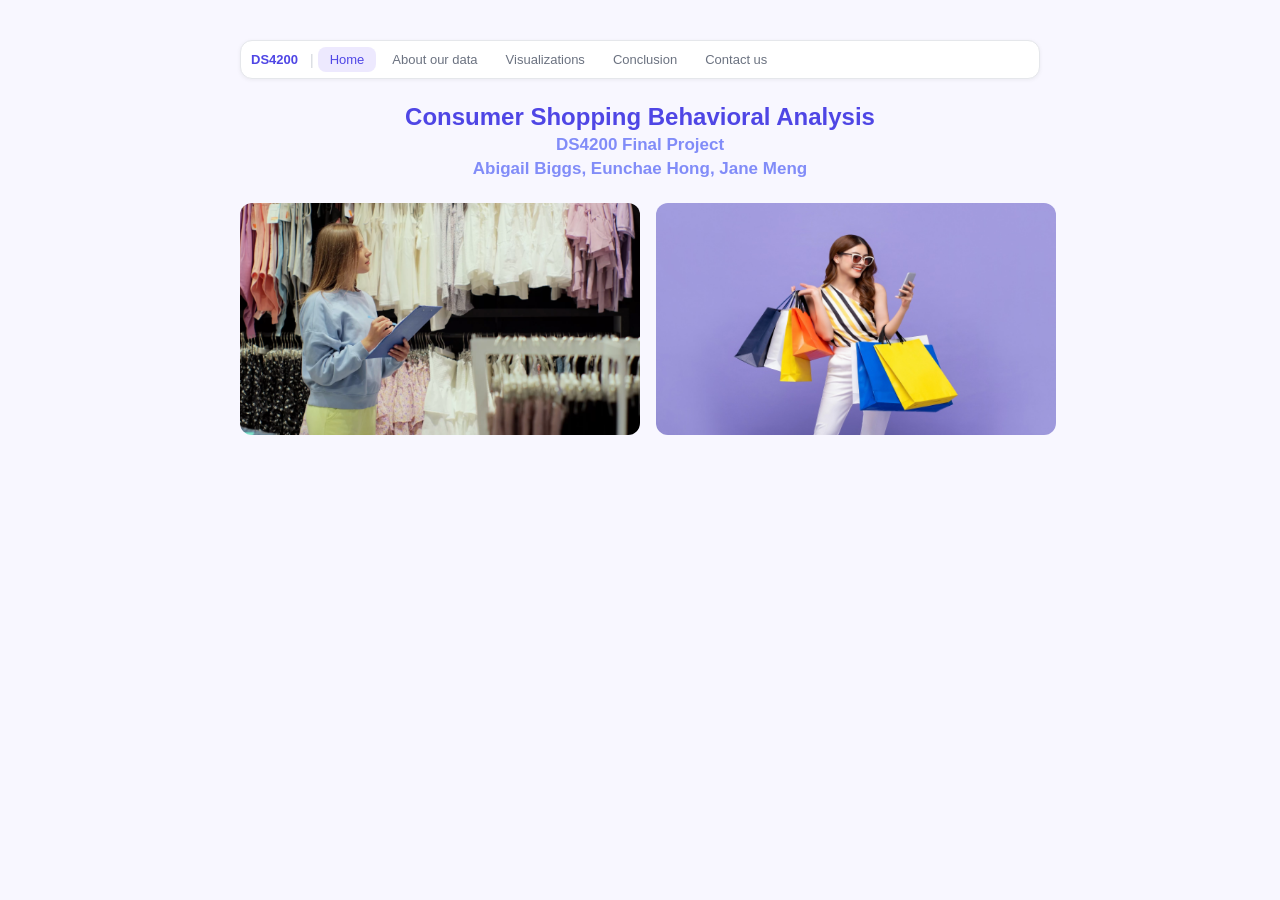
<file: index.html>
<!DOCTYPE html>
<html lang="en">
<head>
    <meta charset="UTF-8">
    <meta name="viewport" content="width=device-width, initial-scale=1.0">
    <title>Consumer Shopping Behavioral Analysis</title>
    <link rel="stylesheet" href="style.css">
    <style>
        body {
            font-family: 'Segoe UI', sans-serif;
            max-width: 800px;
            margin: 40px auto;
            padding: 0 24px;
            background: #f8f7ff;
            color: #333;
        }

        /* ── Navigation bar ── */
        .nav-bar {
            position: sticky;
            top: 0;
            z-index: 100;
            display: flex;
            align-items: center;
            gap: 4px;
            background: #ffffff;
            border: 1px solid #e5e7eb;
            border-radius: 12px;
            padding: 6px 10px;
            margin-bottom: 24px;
            box-shadow: 0 1px 4px rgba(0,0,0,0.06);
        }

        .nav-title {
            font-size: 13px;
            font-weight: 600;
            color: #4f46e5;
            margin-right: 8px;
            white-space: nowrap;
        }

        .nav-sep {
            color: #d1d5db;
            font-size: 14px;
            user-select: none;
        }

        .nav-link {
            font-size: 13px;
            font-weight: 500;
            color: #6b7280;
            text-decoration: none;
            padding: 5px 12px;
            border-radius: 8px;
            transition: background 0.15s, color 0.15s;
            white-space: nowrap;
        }

        .nav-link:hover {
            background: #f3f4f6;
            color: #111827;
            text-decoration: none;
        }

        .nav-link.active {
            background: #ede9fe;
            color: #4f46e5;
        }

        /* ── Rest of existing styles ── */
        h1 { color: #4f46e5; font-size: 24px; margin-bottom: 4px; }
        h3 { color: #818cf8; font-size: 17px; text-align: center; margin: 4px 0; }

        .btn-group {
            display: flex;
            gap: 12px;
            margin: 16px 0;
            justify-content: center;
        }

        .btn {
            background: #ede9fe;
            color: #4f46e5;
            border: none;
            padding: 12px 28px;
            border-radius: 10px;
            font-size: 15px;
            font-weight: 600;
            cursor: pointer;
            transition: background 0.2s, transform 0.1s;
            margin: 0;
        }
        .btn:hover { background: #ddd6fe; }
        .btn:active { transform: scale(0.97); }

        p, li { font-size: 15px; line-height: 1.6; }
        a { color: #6366f1; text-decoration: none; }
        a:hover { text-decoration: underline; }

        ul.A {
            background: #ede9fe;
            border-radius: 10px;
            padding: 16px 32px;
            display: inline-block;
        }
        ul.A li { color: #4f46e5; }

        img { border-radius: 12px; margin-top: 16px; max-width: 100%; }

        .image-row { display: flex; gap: 16px; margin-top: 24px; }
        .image-row img { width: 50%; object-fit: cover; margin-top: 0; }
    </style>
</head>
<body>

    <!-- Navigation bar -->
    <nav class="nav-bar">
        <span class="nav-title">DS4200</span>
        <span class="nav-sep">|</span>
        <a class="nav-link active" href="index.html">Home</a>
        <a class="nav-link" href="data_info.html">About our data</a>
        <a class="nav-link" href="data.html">Visualizations</a>
        <a class="nav-link" href="conclusion.html">Conclusion</a>
        <a class="nav-link" href="about.html">Contact us</a>
    </nav>

    <h1>Consumer Shopping Behavioral Analysis</h1>
    <h3>DS4200 Final Project</h3>
    <h3>Abigail Biggs, Eunchae Hong, Jane Meng</h3>

    <div class="image-row">
        <img src="shopping_image1.png" alt="Shopping image 1">
        <img src="shopping_image2.png" alt="Shopping image 2">
    </div>


</body>
</html>
</file>
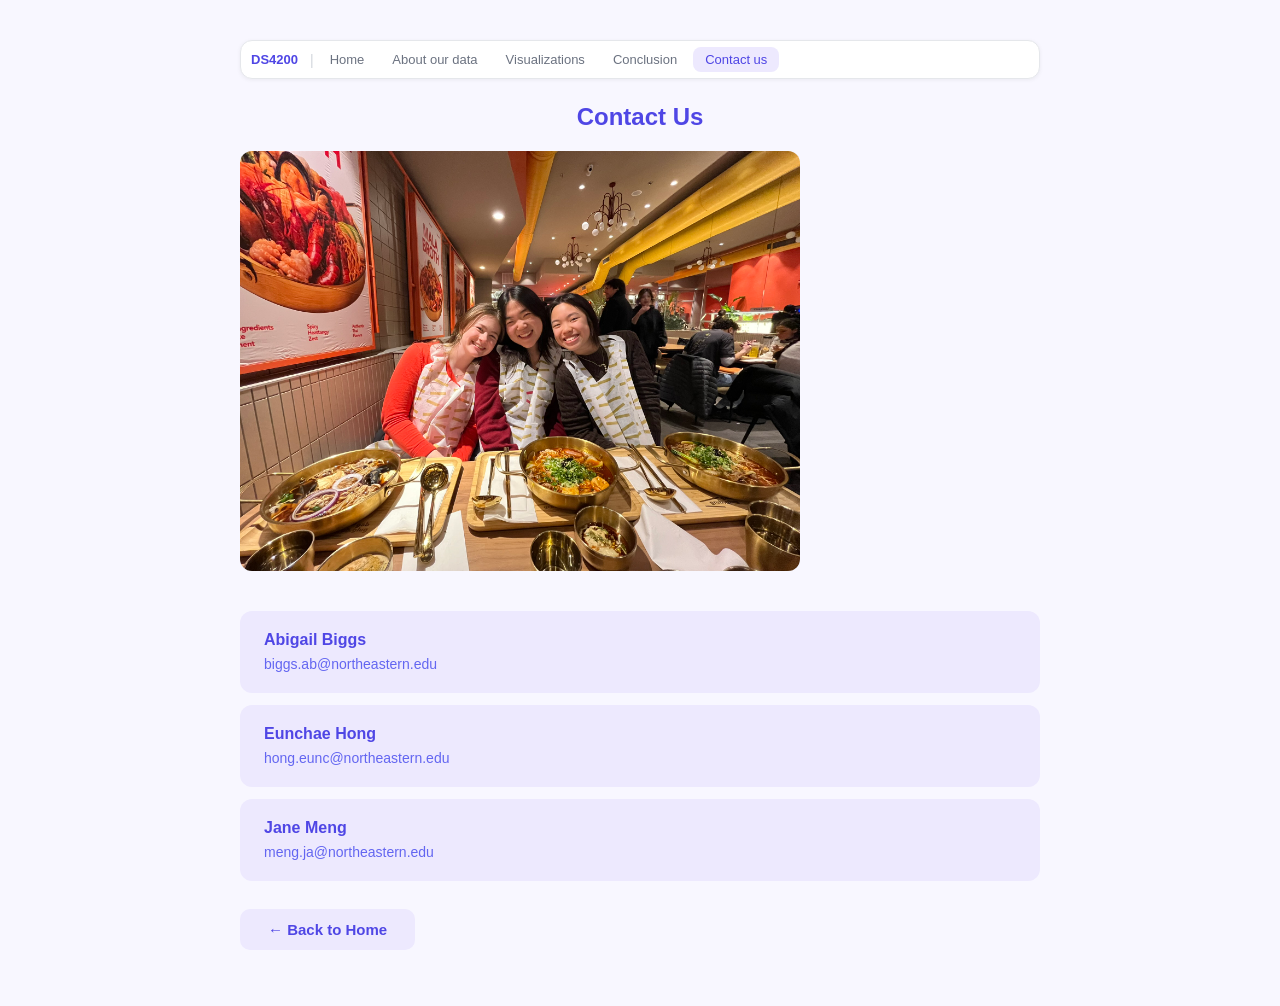
<file: about.html>
<!DOCTYPE html>
<html lang="en">
<head>
    <meta charset="UTF-8">
    <meta name="viewport" content="width=device-width, initial-scale=1.0">
    <title>About Us</title>
    <link rel="stylesheet" href="style.css">
    <style>
        body {
            font-family: 'Segoe UI', sans-serif;
            max-width: 800px;
            margin: 40px auto;
            padding: 0 24px;
            background: #f8f7ff;
            color: #333;
        }

        h1 {
            color: #4f46e5;
            font-size: 24px;
            margin-bottom: 4px;
        }

        h2 {
            color: #6366f1;
            font-size: 18px;
            margin-top: 32px;
        }

        .btn {
            background: #ede9fe;
            color: #4f46e5;
            border: none;
            padding: 12px 28px;
            border-radius: 10px;
            font-size: 15px;
            font-weight: 600;
            cursor: pointer;
            transition: background 0.2s, transform 0.1s;
            margin: 16px 0;
            display: inline-block;
        }
        .btn:hover { background: #ddd6fe; }
        .btn:active { transform: scale(0.97); }

        .contact-card {
            background: #ede9fe;
            border-radius: 12px;
            padding: 20px 24px;
            margin: 12px 0;
        }

        .contact-card h3 {
            color: #4f46e5;
            margin: 0 0 6px 0;
            font-size: 16px;
        }

        .contact-card a {
            color: #6366f1;
            text-decoration: none;
            font-size: 14px;
        }
        .contact-card a:hover { text-decoration: underline; }

        .team-photo {
            width: 70%;
            border-radius: 12px;
            margin: 16px 0 24px 0;
            object-fit: cover;
        }
                /* ── Navigation bar ── */
        .nav-bar {
            position: sticky;
            top: 0;
            z-index: 100;
            display: flex;
            align-items: center;
            gap: 4px;
            background: #ffffff;
            border: 1px solid #e5e7eb;
            border-radius: 12px;
            padding: 6px 10px;
            margin-bottom: 24px;
            box-shadow: 0 1px 4px rgba(0,0,0,0.06);
        }

        .nav-title {
            font-size: 13px;
            font-weight: 600;
            color: #4f46e5;
            margin-right: 8px;
            white-space: nowrap;
        }

        .nav-sep {
            color: #d1d5db;
            font-size: 14px;
            user-select: none;
        }

        .nav-link {
            font-size: 13px;
            font-weight: 500;
            color: #6b7280;
            text-decoration: none;
            padding: 5px 12px;
            border-radius: 8px;
            transition: background 0.15s, color 0.15s;
            white-space: nowrap;
        }

        .nav-link:hover {
            background: #f3f4f6;
            color: #111827;
            text-decoration: none;
        }

        .nav-link.active {
            background: #ede9fe;
            color: #4f46e5;
        }
    </style>
</head>
<body>

     <nav class="nav-bar">
        <span class="nav-title">DS4200</span>
        <span class="nav-sep">|</span>
        <a class="nav-link" href="index.html">Home</a>
        <a class="nav-link" href="data_info.html">About our data</a>
        <a class="nav-link" href="data.html">Visualizations</a>
        <a class="nav-link" href="conclusion.html">Conclusion</a>
        <a class="nav-link active" href="about.html">Contact us</a>
    </nav>

    <h1>Contact Us</h1>

    <img src="us.jpeg" alt="Our team" class="team-photo">

    <div class="contact-card">
        <h3>Abigail Biggs</h3>
        <a href="mailto:biggs.ab@northeastern.edu">biggs.ab@northeastern.edu</a>
    </div>

    <div class="contact-card">
        <h3>Eunchae Hong</h3>
        <a href="mailto:hong.eunc@northeastern.edu">hong.eunc@northeastern.edu</a>
    </div>

    <div class="contact-card">
        <h3>Jane Meng</h3>
        <a href="mailto:meng.ja@northeastern.edu">meng.ja@northeastern.edu</a>
    </div>

    <button class="btn" id="backButton">← Back to Home</button>
    <script>
        document.getElementById('backButton').addEventListener('click', function() {
            window.location.href = 'index.html';
        });
    </script>

</body>
</html>
</file>
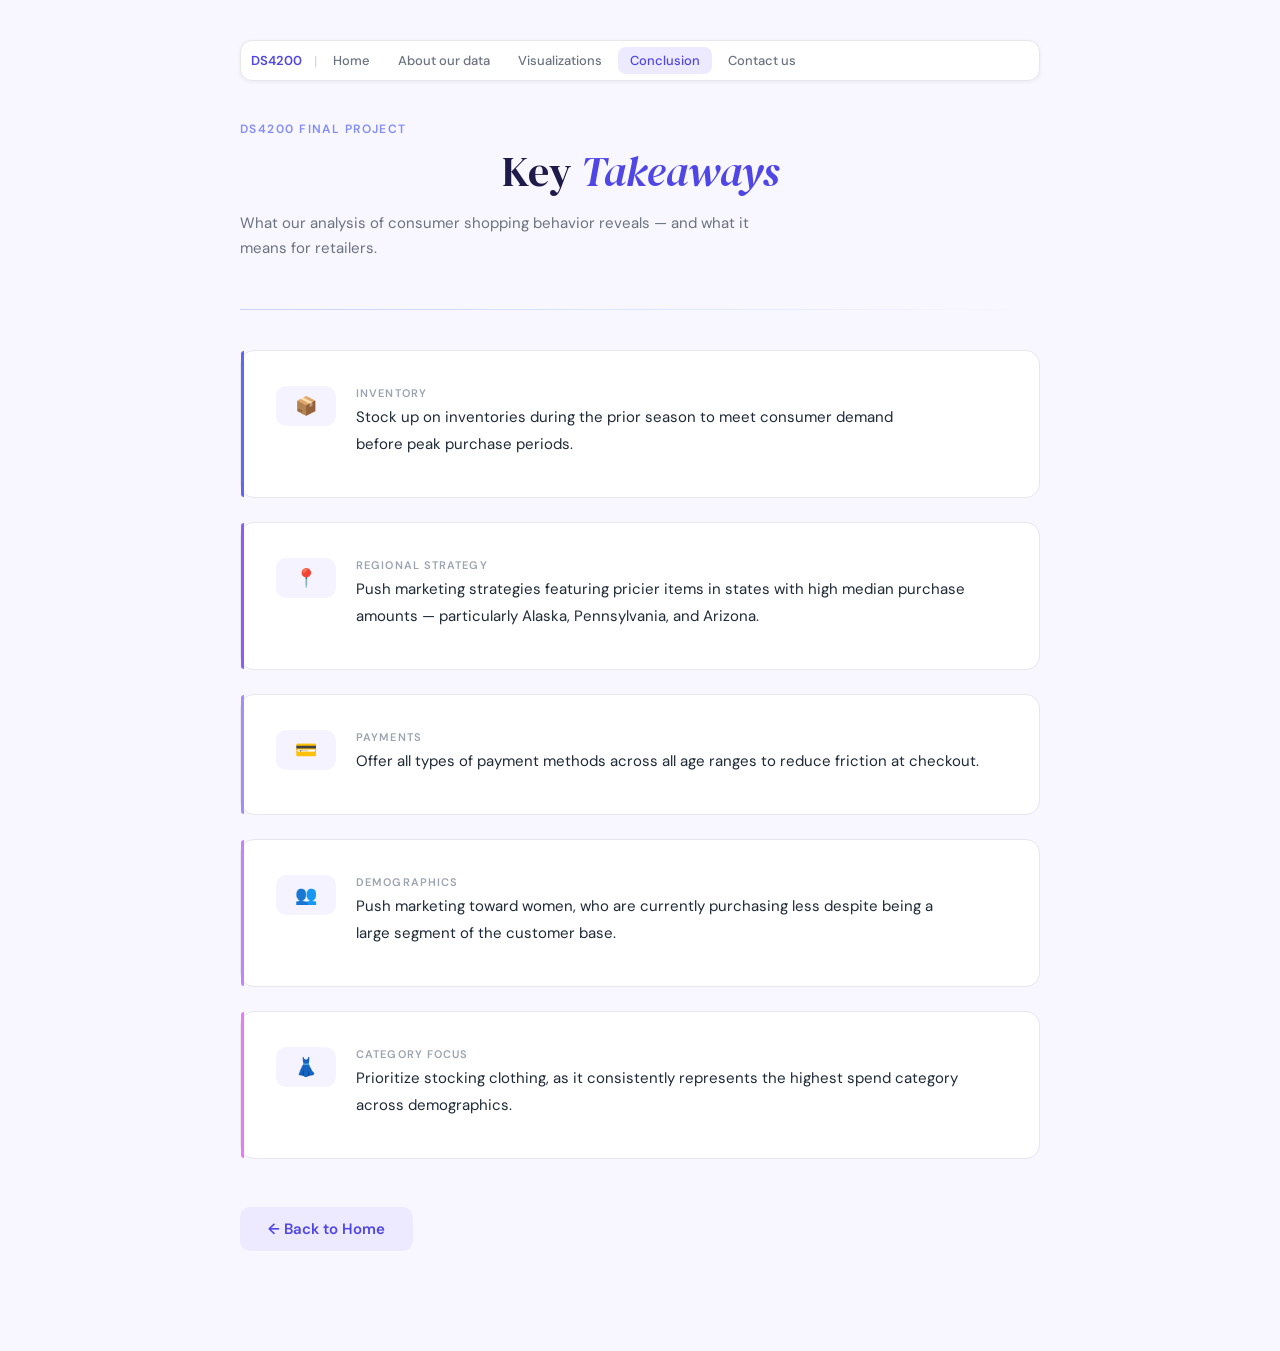
<file: conclusion.html>
<!DOCTYPE html>
<html lang="en">
<head>
    <meta charset="UTF-8">
    <meta name="viewport" content="width=device-width, initial-scale=1.0">
    <title>Conclusion – Consumer Shopping Behavioral Analysis</title>
    <link rel="stylesheet" href="style.css">
    <link rel="preconnect" href="https://fonts.googleapis.com">
    <link href="https://fonts.googleapis.com/css2?family=DM+Serif+Display:ital@0;1&family=DM+Sans:wght@400;500;600&display=swap" rel="stylesheet">
    <style>
        body {
            font-family: 'DM Sans', 'Segoe UI', sans-serif;
            max-width: 800px;
            margin: 40px auto;
            padding: 0 24px 60px;
            background: #f8f7ff;
            color: #333;
        }

        /* ── Nav (matches shared style.css) ── */
        .nav-bar {
            position: sticky;
            top: 0;
            z-index: 100;
            display: flex;
            align-items: center;
            gap: 4px;
            background: #ffffff;
            border: 1px solid #e5e7eb;
            border-radius: 12px;
            padding: 6px 10px;
            margin-bottom: 40px;
            box-shadow: 0 1px 4px rgba(0,0,0,0.06);
        }
        .nav-title { font-size: 13px; font-weight: 600; color: #4f46e5; margin-right: 8px; white-space: nowrap; }
        .nav-sep { color: #d1d5db; font-size: 14px; user-select: none; }
        .nav-link { font-size: 13px; font-weight: 500; color: #6b7280; text-decoration: none; padding: 5px 12px; border-radius: 8px; transition: background 0.15s, color 0.15s; white-space: nowrap; }
        .nav-link:hover { background: #f3f4f6; color: #111827; text-decoration: none; }
        .nav-link.active { background: #ede9fe; color: #4f46e5; }

        /* ── Header ── */
        .page-header {
            margin-bottom: 48px;
        }

        .page-header .eyebrow {
            font-size: 12px;
            font-weight: 600;
            letter-spacing: 0.12em;
            text-transform: uppercase;
            color: #818cf8;
            margin-bottom: 10px;
        }

        .page-header h1 {
            font-family: 'DM Serif Display', Georgia, serif;
            font-size: 42px;
            font-weight: 400;
            color: #1e1b4b;
            line-height: 1.15;
            margin: 0 0 16px;
        }

        .page-header h1 em {
            font-style: italic;
            color: #4f46e5;
        }

        .page-header .subtitle {
            font-size: 15px;
            color: #6b7280;
            max-width: 520px;
            line-height: 1.65;
            margin: 0;
        }

        .divider {
            height: 1px;
            background: linear-gradient(to right, #c7d2fe, transparent);
            margin: 0 0 40px;
        }

        .insights-grid {
            display: flex;
            flex-direction: column;
            gap: 24px;
            margin-bottom: 48px;
        }

        .insight-card {
            display: flex;
            align-items: flex-start;
            gap: 20px;
            background: #ffffff;
            border: 1px solid #e5e7eb;
            border-radius: 14px;
            padding: 35px 35px;
            position: relative;
            transition: transform 0.18s, box-shadow 0.18s;
            animation: fadeUp 0.5s ease both;
        }

        .insight-card:hover {
            transform: translateY(-2px);
            box-shadow: 0 6px 20px rgba(99,102,241,0.1);
        }

        .insight-card::before {
            content: '';
            position: absolute;
            left: 0; top: 0; bottom: 0;
            width: 3px;
            border-radius: 3px 0 0 3px;
            background: var(--accent);
        }

        .insight-card:nth-child(1) { --accent: #6366f1; animation-delay: 0.05s; }
        .insight-card:nth-child(2) { --accent: #8b5cf6; animation-delay: 0.1s; }
        .insight-card:nth-child(3) { --accent: #a78bfa; animation-delay: 0.15s; }
        .insight-card:nth-child(4) { --accent: #c084fc; animation-delay: 0.2s; }
        .insight-card:nth-child(5) { --accent: #e879f9; animation-delay: 0.25s; }

        .insight-icon {
            width: 60px;
            height: 40px;
            border-radius: 10px;
            display: flex;
            align-items: center;
            justify-content: center;
            font-size: 18px;
            flex-shrink: 0;
            background: #f5f3ff;
        }

        .insight-body {
            flex: 1;
        }

        .insight-label {
            font-size: 11px;
            font-weight: 600;
            letter-spacing: 0.1em;
            text-transform: uppercase;
            color: #9ca3af;
            margin-bottom: 4px;
        }

        .insight-text {
            font-size: 15px;
            color: #1f2937;
            line-height: 1.8;
            margin: 0 0 4px;
        }

        .btn {
            background: #ede9fe;
            color: #4f46e5;
            border: none;
            padding: 12px 28px;
            border-radius: 10px;
            font-size: 15px;
            font-weight: 600;
            cursor: pointer;
            transition: background 0.2s, transform 0.1s;
            display: inline-block;
            font-family: inherit;
        }
        .btn:hover { background: #ddd6fe; }
        .btn:active { transform: scale(0.97); }

        @keyframes fadeUp {
            from { opacity: 0; transform: translateY(14px); }
            to   { opacity: 1; transform: translateY(0); }
        }
    </style>
</head>
<body>

    <nav class="nav-bar">
        <span class="nav-title">DS4200</span>
        <span class="nav-sep">|</span>
        <a class="nav-link" href="index.html">Home</a>
        <a class="nav-link" href="data_info.html">About our data</a>
        <a class="nav-link" href="data.html">Visualizations</a>
        <a class="nav-link active" href="conclusion.html">Conclusion</a>
        <a class="nav-link" href="about.html">Contact us</a>
    </nav>

    <header class="page-header">
        <p class="eyebrow">DS4200 Final Project</p>
        <h1>Key <em>Takeaways</em></h1>
        <p class="subtitle">What our analysis of consumer shopping behavior reveals — and what it means for retailers.</p>
    </header>

    <div class="divider"></div>

    <div class="insights-grid">

        <div class="insight-card">
            <div class="insight-icon">📦</div>
            <div class="insight-body">
                <p class="insight-label">Inventory</p>
                <p class="insight-text">Stock up on inventories during the prior season to meet consumer demand <br>
                    before peak purchase periods.</p>
            </div>
        </div>

        <div class="insight-card">
            <div class="insight-icon">📍</div>
            <div class="insight-body">
                <p class="insight-label">Regional Strategy</p>
                <p class="insight-text">Push marketing strategies featuring pricier items in states with high median purchase <br> amounts — particularly Alaska, Pennsylvania, and Arizona.</p>
            </div>
        </div>

        <div class="insight-card">
            <div class="insight-icon">💳</div>
            <div class="insight-body">
                <p class="insight-label">Payments</p>
                <p class="insight-text">Offer all types of payment methods across all age ranges to reduce friction at checkout.</p>
            </div>
        </div>

        <div class="insight-card">
            <div class="insight-icon">👥</div>
            <div class="insight-body">
                <p class="insight-label">Demographics</p>
                <p class="insight-text">Push marketing toward women, who are currently purchasing less despite being a <br> large segment of the customer base.</p>
            </div>
        </div>

        <div class="insight-card">
            <div class="insight-icon">👗</div>
            <div class="insight-body">
                <p class="insight-label">Category Focus</p>
                <p class="insight-text">Prioritize stocking clothing, as it consistently represents the highest spend category <br> across demographics.</p>
            </div>
        </div>

    </div>

    <button class="btn" id="backButton">← Back to Home</button>

    <script>
        document.getElementById('backButton').addEventListener('click', function() {
            window.location.href = 'index.html';
        });
    </script>

</body>
</html>
</file>
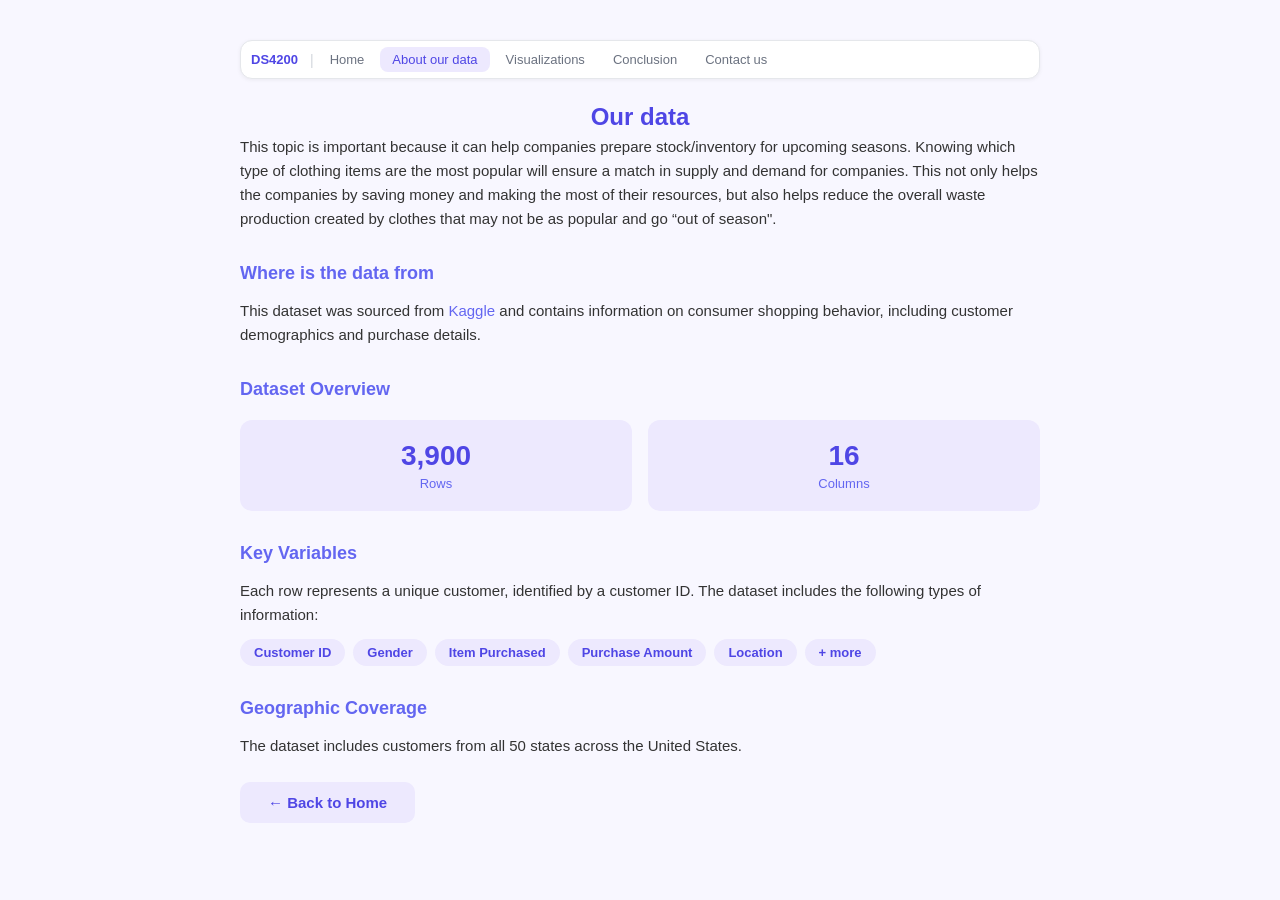
<file: data_info.html>
<!DOCTYPE html>
<html lang="en">
<head>
    <meta charset="UTF-8">
    <meta name="viewport" content="width=device-width, initial-scale=1.0">
    <title>Data – Consumer Shopping Behavioral Analysis</title>
    <link rel="stylesheet" href="style.css">
    <style>
        body {
            font-family: 'Segoe UI', sans-serif;
            max-width: 800px;
            margin: 40px auto;
            padding: 0 24px;
            background: #f8f7ff;
            color: #333;
        }

        h1 {
            color: #4f46e5;
            font-size: 24px;
            margin-bottom: 4px;
        }

        h2 {
            color: #6366f1;
            font-size: 18px;
            margin-top: 32px;
        }

        p, li {
            font-size: 15px;
            line-height: 1.6;
        }

        a {
            color: #6366f1;
            text-decoration: none;
        }
        a:hover { text-decoration: underline; }

        .stat-row {
            display: flex;
            gap: 16px;
            margin: 20px 0;
        }

        .stat-card {
            background: #ede9fe;
            border-radius: 12px;
            padding: 20px 24px;
            flex: 1;
            text-align: center;
        }

        .stat-card .number {
            font-size: 28px;
            font-weight: 700;
            color: #4f46e5;
        }

        .stat-card .label {
            font-size: 13px;
            color: #6366f1;
            margin-top: 4px;
        }

        .tag-list {
            display: flex;
            flex-wrap: wrap;
            gap: 8px;
            margin-top: 12px;
        }

        .tag {
            background: #ede9fe;
            color: #4f46e5;
            border-radius: 20px;
            padding: 6px 14px;
            font-size: 13px;
            font-weight: 600;
        }

        .btn {
            background: #ede9fe;
            color: #4f46e5;
            border: none;
            padding: 12px 28px;
            border-radius: 10px;
            font-size: 15px;
            font-weight: 600;
            cursor: pointer;
            transition: background 0.2s, transform 0.1s;
            margin: 24px 0;
            display: inline-block;
        }
        .btn:hover { background: #ddd6fe; }
        .btn:active { transform: scale(0.97); }

                /* ── Navigation bar ── */
        .nav-bar {
            position: sticky;
            top: 0;
            z-index: 100;
            display: flex;
            align-items: center;
            gap: 4px;
            background: #ffffff;
            border: 1px solid #e5e7eb;
            border-radius: 12px;
            padding: 6px 10px;
            margin-bottom: 24px;
            box-shadow: 0 1px 4px rgba(0,0,0,0.06);
        }

        .nav-title {
            font-size: 13px;
            font-weight: 600;
            color: #4f46e5;
            margin-right: 8px;
            white-space: nowrap;
        }

        .nav-sep {
            color: #d1d5db;
            font-size: 14px;
            user-select: none;
        }

        .nav-link {
            font-size: 13px;
            font-weight: 500;
            color: #6b7280;
            text-decoration: none;
            padding: 5px 12px;
            border-radius: 8px;
            transition: background 0.15s, color 0.15s;
            white-space: nowrap;
        }

        .nav-link:hover {
            background: #f3f4f6;
            color: #111827;
            text-decoration: none;
        }

        .nav-link.active {
            background: #ede9fe;
            color: #4f46e5;
        }
    </style>
</head>
<body>

     <nav class="nav-bar">
        <span class="nav-title">DS4200</span>
        <span class="nav-sep">|</span>
        <a class="nav-link" href="index.html">Home</a>
        <a class="nav-link active" href="data_info.html">About our data</a>
        <a class="nav-link" href="data.html">Visualizations</a>
        <a class="nav-link" href="conclusion.html">Conclusion</a>
        <a class="nav-link" href="about.html">Contact us</a>
    </nav>

    <h1>Our data</h1>
    <p>This topic is important because it can help companies prepare stock/inventory for upcoming seasons. Knowing which type of clothing items are 
        the most popular will ensure a match in supply and demand for companies. This not only helps the companies by saving money and making 
        the most of their resources, but also helps reduce the overall waste production created by clothes that may not be as popular and go “out of season". </p>

    
    <h2>Where is the data from</h1>
    
    <p>This dataset was sourced from <a href="https://www.kaggle.com" target="_blank">Kaggle</a> and contains information on consumer shopping behavior, including customer demographics and purchase details.</p>

    <h2>Dataset Overview</h2>
    <div class="stat-row">
        <div class="stat-card">
            <div class="number">3,900</div>
            <div class="label">Rows</div>
        </div>
        <div class="stat-card">
            <div class="number">16</div>
            <div class="label">Columns</div>
        </div>
    </div>

    <h2>Key Variables</h2>
    <p>Each row represents a unique customer, identified by a customer ID. The dataset includes the following types of information:</p>
    <div class="tag-list">
        <span class="tag">Customer ID</span>
        <span class="tag">Gender</span>
        <span class="tag">Item Purchased</span>
        <span class="tag">Purchase Amount</span>
        <span class="tag">Location</span>
        <span class="tag">+ more</span>
    </div>

     <h2>Geographic Coverage</h2>
    <p>The dataset includes customers from all 50 states across the United States.</p>

    <button class="btn" id="backButton">← Back to Home</button>
    <script>
        document.getElementById('backButton').addEventListener('click', function() {
            window.location.href = 'index.html';
        });
    </script>

</body>
</html>
</file>
<file: style.css>
h1 {
    text-align: center;
}

p {
    width: 800px;
    margin: 0 auto;
}

#main {
    color: red;
    background-color: beige;
    width: 500px;
}

.A {
    border: 5px solid black;
    padding: 20px 20px 20px 20px;
    background-color: rgb(199, 176, 221);
}
</file>
